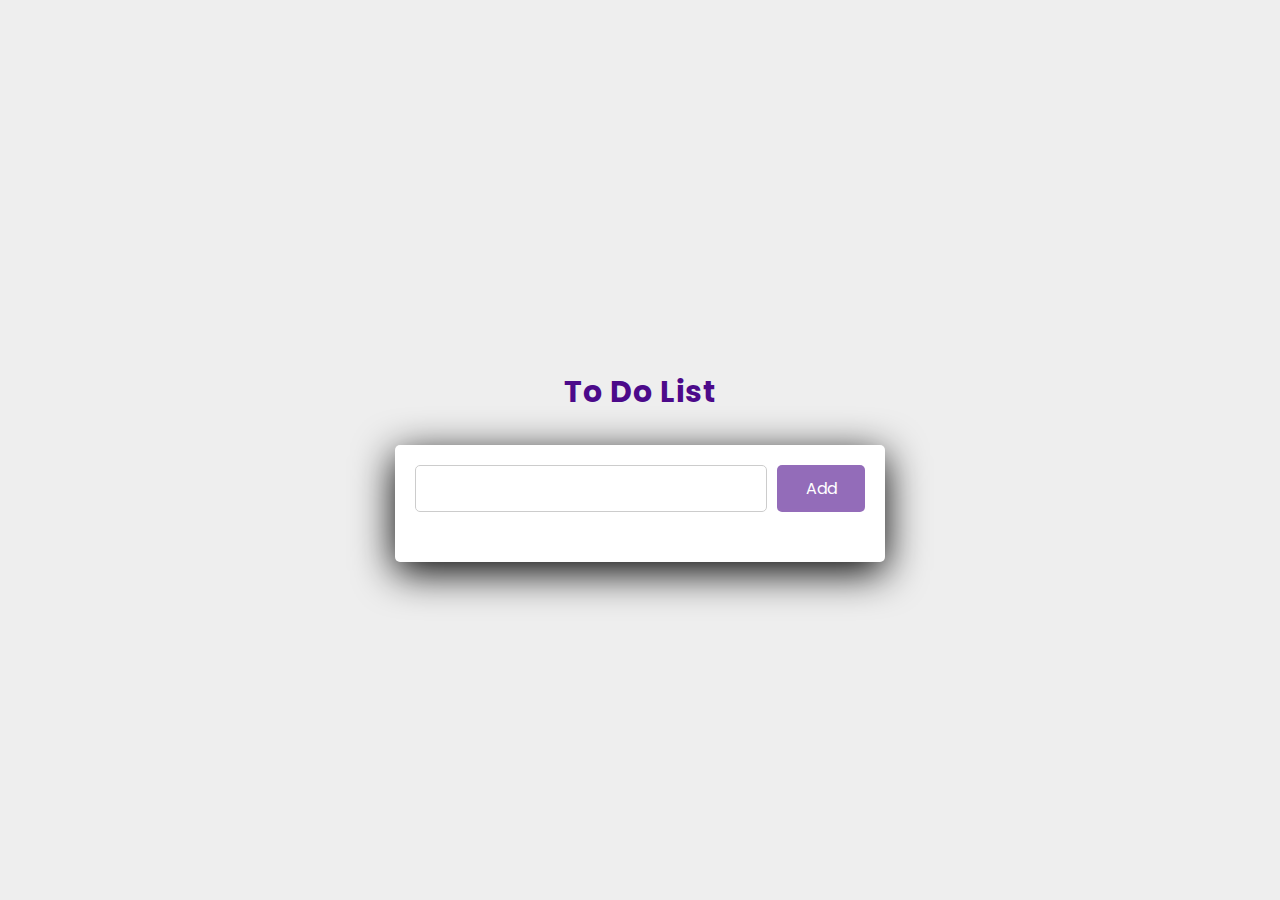
<file: Task 2/index.html>
<!DOCTYPE html>
<html lang="en">

<head>
    <meta charset="UTF-8">
    <meta name="viewport" content="width=device-width, initial-scale=1.0">
    <link rel="stylesheet" href="./style.css">
    <link rel="stylesheet" href="https://cdnjs.cloudflare.com/ajax/libs/font-awesome/6.4.2/css/all.min.css"
        integrity="sha512-z3gLpd7yknf1YoNbCzqRKc4qyor8gaKU1qmn+CShxbuBusANI9QpRohGBreCFkKxLhei6S9CQXFEbbKuqLg0DA=="
        crossorigin="anonymous" referrerpolicy="no-referrer" />
    <title>Todo App</title>
</head>

<body>
    <h1 class="title">To Do List</h1>

    <div class="todo-list">
        <div class="list-head">
            <input type="text" class="entered-list" />
            <button class="add-list"> Add </button>
        </div>

        <div class="tasks">
            <!-- Task Items -->
            <!-- <div class="item">
                <p>New Item Here</p>
                <div class="item-btn">
                    <i class="fa-solid fa-check"></i>
                    <i class="fa-solid fa-xmark"></i>
                </div> -->
        </div>
    </div>
    </div>

    <script src="./script.js"></script>
</body>

</html>
</file>
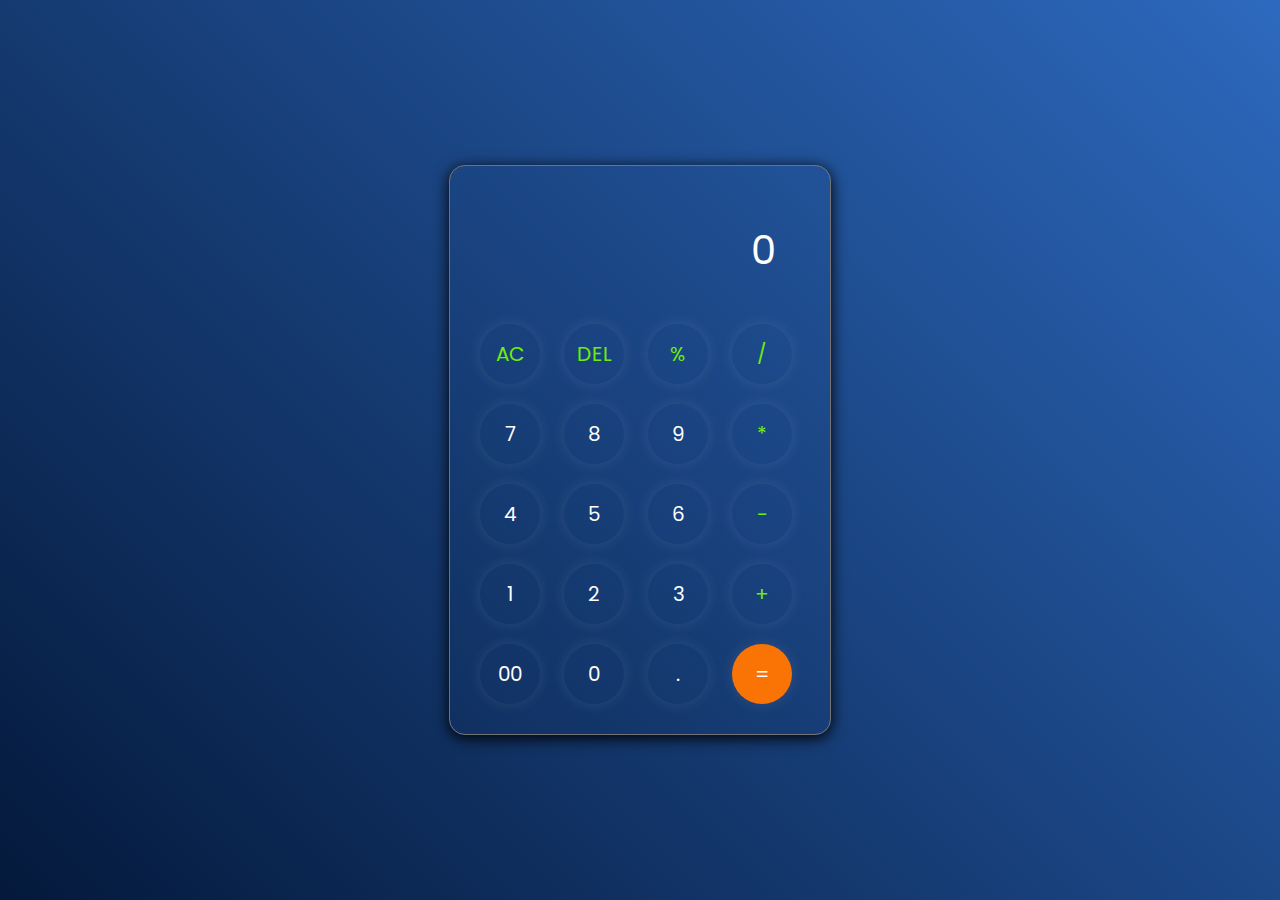
<file: Task 3/index.html>
<!DOCTYPE html>
<html lang="en">

<head>
  <meta charset="UTF-8" />
  <meta http-equiv="X-UA-Compatible" content="IE=edge" />
  <meta name="viewport" content="width=device-width, initial-scale=1.0" />
  <link rel="stylesheet" href="./style.css" />
  <title>Calculator</title>
</head>

<body>
  <div class="container">
    <div class="calculator">
      <input type="text" id="inputBox" placeholder="0" />
      <div>
        <button class="button operator">AC</button>
        <button class="button operator">DEL</button>
        <button class="button operator">%</button>
        <button class="button operator">/</button>
      </div>
      <div>
        <button class="button">7</button>
        <button class="button">8</button>
        <button class="button">9</button>
        <button class="button operator">*</button>
      </div>
      <div>
        <button class="button">4</button>
        <button class="button">5</button>
        <button class="button">6</button>
        <button class="button operator">-</button>
      </div>
      <div>
        <button class="button">1</button>
        <button class="button">2</button>
        <button class="button">3</button>
        <button class="button operator">+</button>
      </div>

      <div>
        <button class="button">00</button>
        <button class="button">0</button>
        <button class="button">.</button>
        <button class="button equalBtn">=</button>
      </div>
    </div>
  </div>

  <script src="script.js"></script>
</body>

</html>
</file>
<file: Task 2/style.css>
@import url('https://fonts.googleapis.com/css2?family=Poppins:wght@200;600&display=swap');

* {
    margin: 0;
    padding: 0;
    font-family: 'Poppins', sans-serif;
    overflow: hidden;
}

body {
    display: flex;
    justify-content: center;
    align-items: center;
    flex-direction: column;
    height: 100vh;
    width: 100vw;
    background-color: #eeeeee;
}

.entered-list{
    color: #000000;
    font-weight: 600;
}

.title {
    font-size: 30px;
    font-weight: 700;
    color: #4c0a8a;
    letter-spacing: 1px;
    margin: 30px 0;
}

.todo-list {
    width: 450px;
    padding: 20px;
    box-shadow: 0 10px 40px #000000;
    border-radius: 5px;
    background-color: #ffffff;

}

.list-head {
    display: grid;
    grid-template-columns: 4fr 1fr;
    gap: 10px;
}

.entered-list {
    padding: 10px;
    border-radius: 5px;
    border: 1px solid #cccccc;
    font-size: 16px;
    outline: none;
}

.add-list {
    border: none;
    border-radius: 5px;
    background-color: #4c0a8a;
    outline: none;
    font-size: 16px;
    color: #ffffff;
    cursor: pointer;
    opacity: 0.6;
    pointer-events: none;
}

.add-list.active{
    opacity: 1;
    pointer-events: all;
}

.tasks {
    width: 100%;
    margin-top: 30px;
}

.item {
    padding: 10px;
    border-radius: 5px;
    /* box-shadow: 0 10px 30px #000000; */
    border: 0.2px solid black;
    margin-bottom: 20px;
    display: flex;
    justify-content: space-between;
    align-items: center;
}

.item>p {
    font-size: 16px;
    font-weight: 700;
    color: #111111;
    letter-spacing: 1px;
}

.item.completed>p {
    text-decoration: line-through;
    font-weight: 600;
    color: #111111;
}

.item-btn {
    display: flex;
    align-items: center;
    gap: 20px;
}

.item-btn>i {
    color: #4c0a8a;
    font-size: 18px;
    cursor: pointer;
}
</file>
<file: Task 3/style.css>
@import url('https://fonts.googleapis.com/css2?family=Poppins:wght@500&display=swap');

* {
    margin: 0;
    padding: 0;
    box-sizing: border-box;
    font-family: 'Poppins', sans-serif;
}

body {
    width: 100%;
    height: 100vh;
    display: flex;
    justify-content: center;
    align-items: center;
    background: linear-gradient(45deg, rgb(4, 25, 59), #2d69be);
}

.calculator {
    border: 1px solid #717377;
    padding: 20px;
    border-radius: 16px;
    background: transparent;
    box-shadow: 0px 3px 15px rgba(0, 0, 0, 1);

}

input {
    width: 320px;
    border: none;
    padding: 24px;
    margin: 10px;
    background: transparent;
    box-shadow: 0px 3px 15px rgbs(84, 84, 84, 0.1);
    font-size: 40px;
    text-align: right;
    cursor: pointer;
    color: #ffffff;
}

input::placeholder {
    color: #ffffff;
}

button {
    border: none;
    width: 60px;
    height: 60px;
    margin: 10px;
    border-radius: 50%;
    background: transparent;
    color: #ffffff;
    font-size: 20px;
    box-shadow: 0px 0px 15px rgba(255, 255, 255, 0.1);
    cursor: pointer;
}

.equalBtn {
    background-color: #fa7305;
}

.operator {
    color: #6dee0a;
}
</file>
